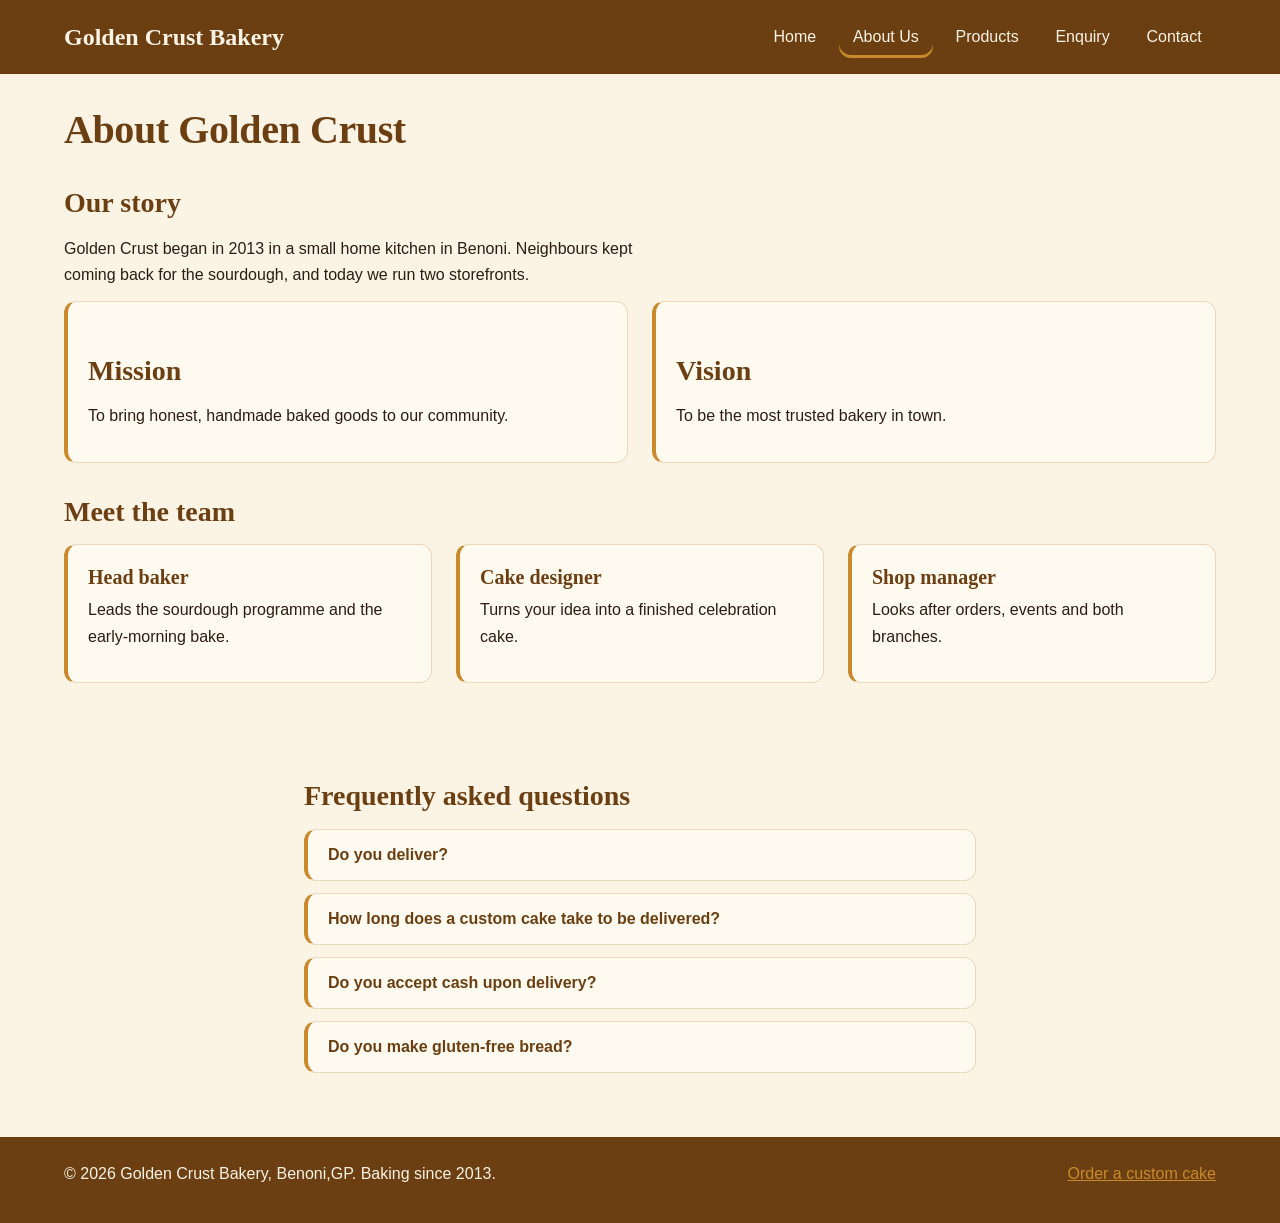
<file: about.html>
<!DOCTYPE html>
<html lang="en">
<head>
<meta charset="UTF-8">
<meta name="viewport" content="width=device-width, initial-scale=1">
<title>Family-owned bakery | Golden Crust Bakery</title>
<meta name="description" content="Golden Crust Bakery in Benoni: handcrafted sourdough, pastries and custom celebration cakes.Order online or visit one of our two branches.">
    <meta name="viewport" content="width=device-width, initial-scale=1">
<meta name="author" content="Sibusiso Khoza">
<link rel="canonical" href="https://YOUR-SITE-ADDRESS/index.html">
<link rel="stylesheet" href="css/styles.css">
</head>
<body>
<header class="site-header">
<a class="brand" href="index.html">Golden Crust Bakery</a>
<nav aria-label="Main"><ul class="nav"><li><a href="index.html">Home</a></li><li><a href="about.html" aria-current="page">About Us</a></li><li><a href="products.html">Products</a></li><li><a href="enquiry.html">Enquiry</a></li><li><a href="contact.html">Contact</a></li></ul></nav>
</header>
<main>
<section class="section reveal">
<h1>About Golden Crust</h1>
<h2>Our story</h2>
<p>Golden Crust began in 2013 in a small home kitchen in Benoni. Neighbours kept coming back for the sourdough, and today we run two storefronts.</p>
<div class="grid two">
<article class="card"><h2>Mission</h2><p>To bring honest, handmade baked goods to our community.</p></article>
<article class="card"><h2>Vision</h2><p>To be the most trusted bakery in town.</p></article>
</div>
<h2>Meet the team</h2>
<div class="grid">
<article class="card"><h3>Head baker</h3><p>Leads the sourdough programme and the early-morning bake.</p></article>
<article class="card"><h3>Cake designer</h3><p>Turns your idea into a finished celebration cake.</p></article>
<article class="card"><h3>Shop manager</h3><p>Looks after orders, events and both branches.</p></article>
</div>
</section>
    
     <section class="section narrow">
    <h2>Frequently asked questions</h2>
        <div class="accordion">
        <button class="accordion-btn" aria-expanded="false">Do you deliver?</button>
            <div class="accordion-panel"><p>Yes We do deliver around the East rand.</p></div>
        </div>
        <div class="accordion">
        <button class="accordion-btn" aria-expanded="false">How long does a custom cake take to be delivered?</button>
            <div class="accordion-panel"><p>It would depend on what flavours and designs to add on the cake a customer desires.</p></div>
        </div>
        <div class="accordion">
        <button class="accordion-btn" aria-expanded="false">Do you accept cash upon delivery?</button>
            <div class="accordion-panel"><p>Yes we do accept cash on delivery.</p></div>
        </div>
        <div class="accordion">
        <button class="accordion-btn" aria-expanded="false">Do you make gluten-free bread?</button>
            <div class="accordion-panel"><p>Yes we do, We value our customer needs more than anything.</p></div>
        </div>
    </section>
</main>
<footer class="site-footer">
<p>&copy; 2026 Golden Crust Bakery, Benoni,GP. Baking since 2013.</p>
<p><a href="enquiry.html">Order a custom cake</a></p>
</footer>
    <script src="js/script.js"></script>
    
   
</body>
    
</html>
</file>
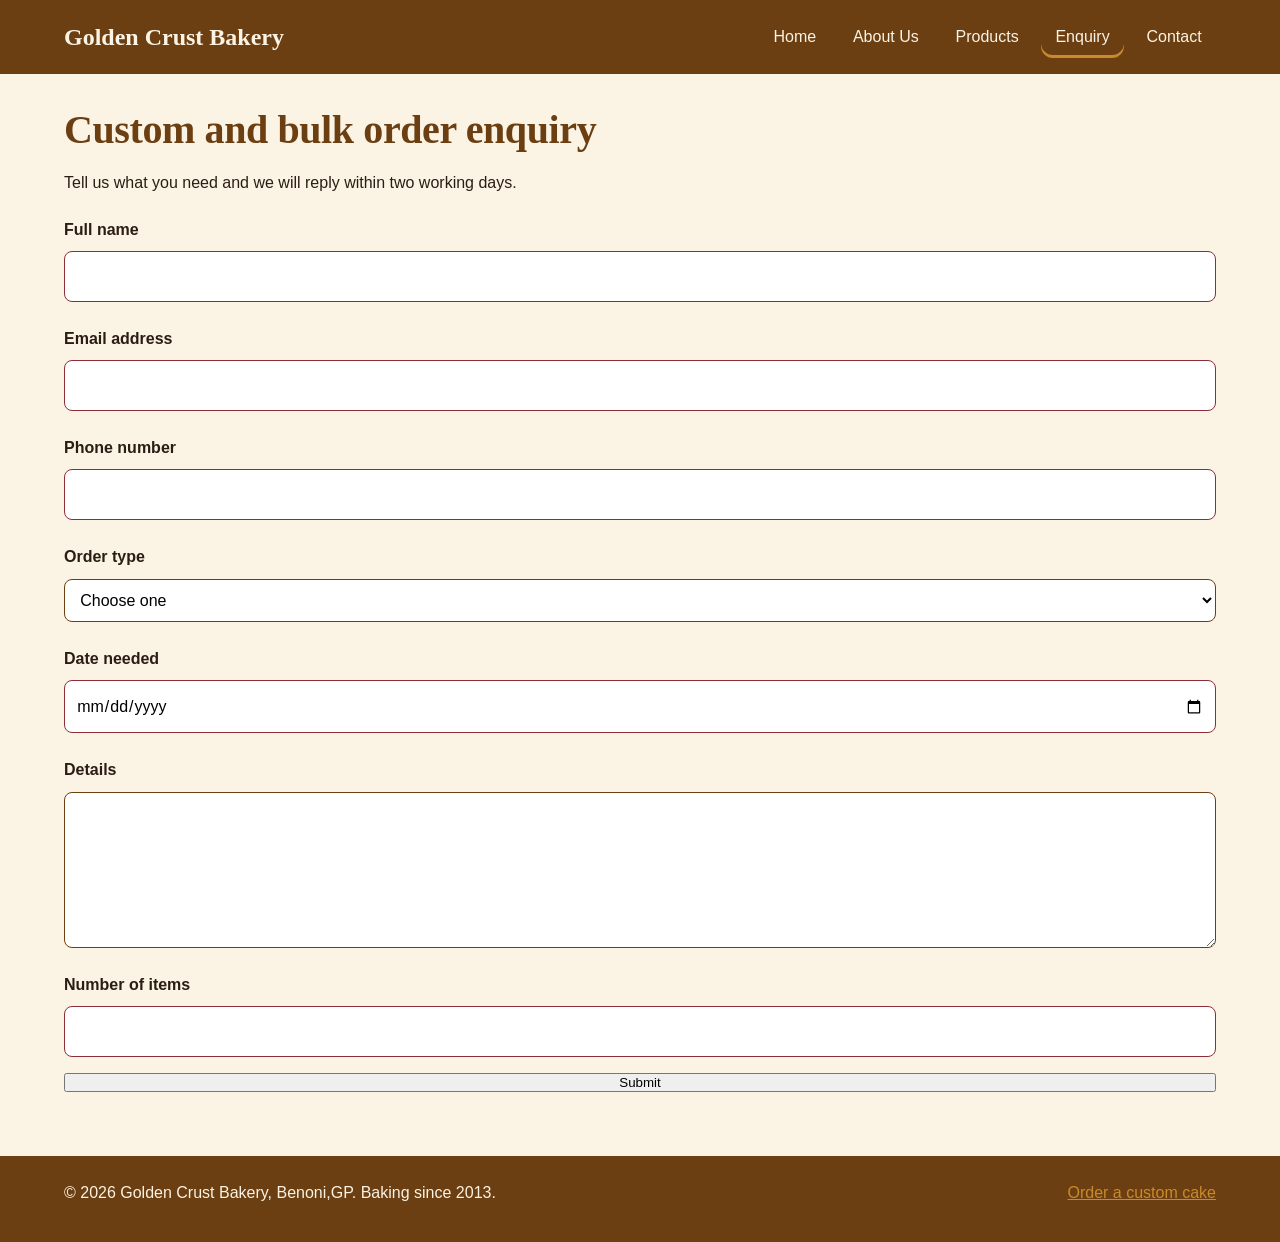
<file: enquiry.html>
<!DOCTYPE html>
<html lang="en">
<head>
<meta charset="UTF-8">
<meta name="viewport" content="width=device-width, initial-scale=1">
<title>order Benoni | Golden Crust Bakery</title>
<meta name="description" content="Golden Crust Bakery in Riverdale: handcrafted sourdough, pastries and custom celebration cakes.Order online or visit one of our two branches."><meta name="viewport" content="width=device-width, initial-scale=1">
<meta name="author" content="Sibusiso Khoza">
<link rel="canonical" href="https://YOUR-SITE-ADDRESS/index.html">
    
<link rel="stylesheet" href="css/styles.css">
</head>
<body>
<header class="site-header">
<a class="brand" href="index.html">Golden Crust Bakery</a>
<nav aria-label="Main"><ul class="nav"><li><a href="index.html">Home</a></li><li><a href="about.html">About Us</a></li><li><a href="products.html">Products</a></li><li><a href="enquiry.html" aria-current="page">Enquiry</a></li><li><a href="contact.html">Contact</a></li></ul></nav>
</header>
<main>
<section class="section reveal">
<h1>Custom and bulk order enquiry</h1>
<p>Tell us what you need and we will reply within two working days.</p>
<form id="enquiry-form" class="form" novalidate>
<label for="name">Full name</label>
<input type="text" id="name" name="name" required>
    <span class="error" id="name-error"></span>
    
<label for="email">Email address</label>
 <input type="email" id="email" name="email" required>
    <span class="error" id="email-error"></span>
    
<label for="phone">Phone number</label>
<input type="tel" id="phone" name="phone" required>
    <span class="error" id="phone-error"></span>
    
<label for="type">Order type</label>
<select id="type" name="type" required><option value="">Choose one</option><option>Custom cake</option><option>Bulk bread order</option><option>Event catering</option></select>
    <span class="error" id="type-error"></span>
    
<label for="date">Date needed</label>
<input id="date" name="date" type="date" required>
    <span class="error" id="date-error"></span>
    
<label for="details">Details</label>
<textarea id="details" name="details" rows="5" required minlength="10"></textarea>
    <span class="error" id="details-error"></span>
    
    <label for="quantity">Number of items</label>
    <input type="number" id="quantity" name="quantity" min="1" required>
    <span class="error" id="quantity-error"></span>
    
<button id="send-btn" type="submit">Submit</button>
</form>
    
    <div id="enquiry-response" aria-live="polite"></div>
</section>
</main>
<footer class="site-footer">
<p>&copy; 2026 Golden Crust Bakery, Benoni,GP. Baking since 2013.</p>
<p><a href="enquiry.html">Order a custom cake</a></p>
</footer>
    <script src="js/script.js"></script>
</body>
</html>
</file>
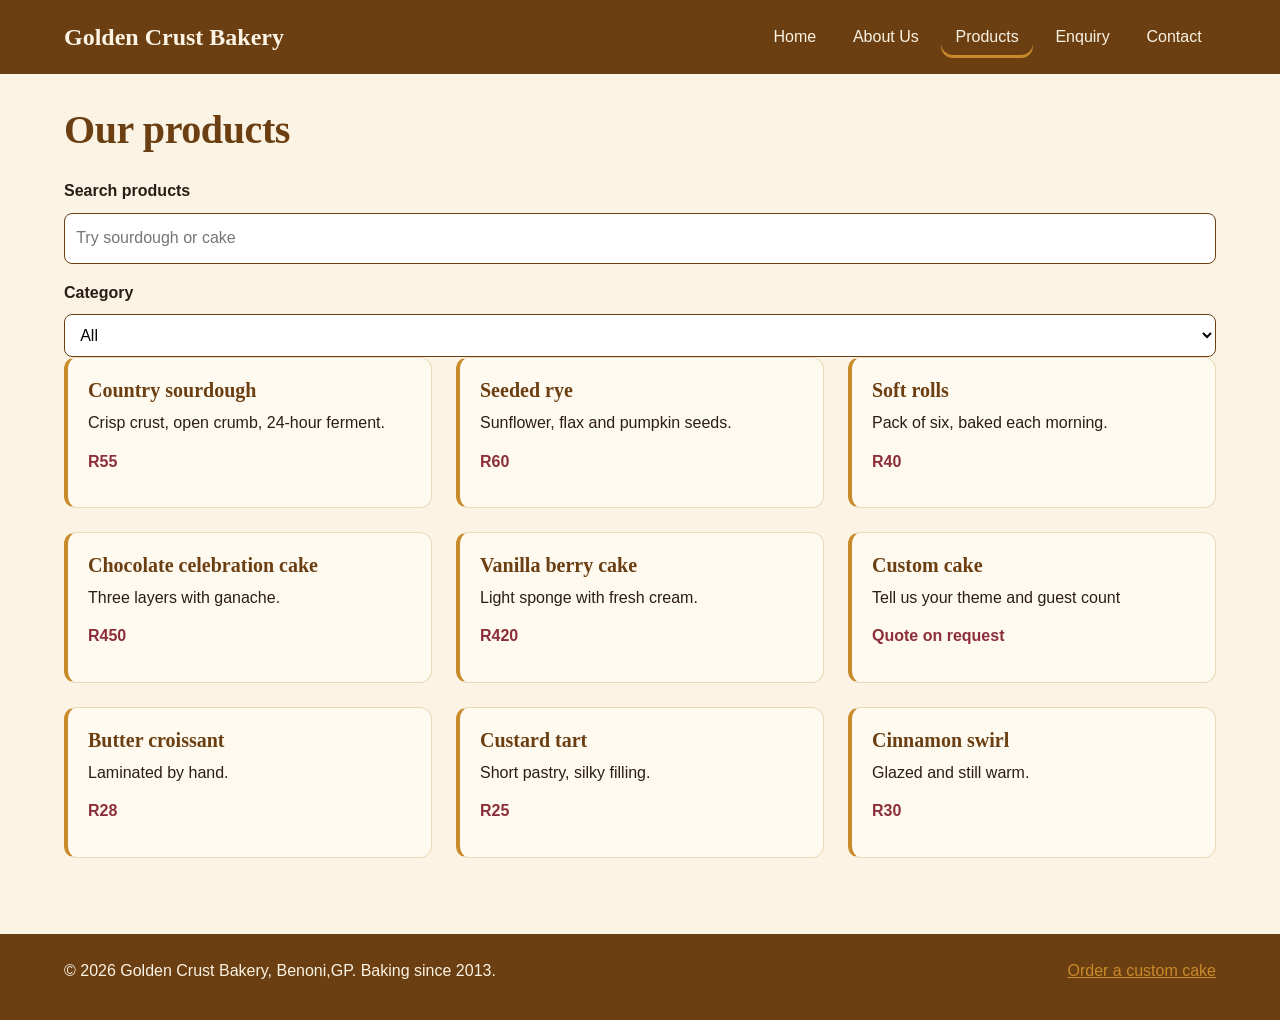
<file: products.html>
<!DOCTYPE html>
<html lang="en">
<head>
<meta charset="UTF-8">
<meta name="viewport" content="width=device-width, initial-scale=1">
<title>Custom cake Benoni | Golden Crust Bakery</title>
<meta name="description" content="Golden Crust Bakery in Riverdale: handcrafted sourdough, pastries and custom celebration cakes.Order online or visit one of our two branches.">
    <meta name="viewport" content="width=device-width, initial-scale=1">
<meta name="author" content="Sibusiso Khoza">
<link rel="canonical" href="https://YOUR-SITE-ADDRESS/index.html">
<link rel="stylesheet" href="css/styles.css">
</head>
<body>
<header class="site-header">
<a class="brand" href="index.html">Golden Crust Bakery</a>
<nav aria-label="Main"><ul class="nav"><li><a href="index.html">Home</a></li><li><a href="about.html">About Us</a></li><li><a href="products.html" aria-current="page">Products</a></li><li><a href="enquiry.html">Enquiry</a></li><li><a href="contact.html">Contact</a></li></ul></nav>
</header>
<main>
    <section class="section reveal">
    <h1>Our products</h1>
        <div class="form">
        <label for="search">Search products</label>
        <input type="search" id="search" placeholder="Try sourdough or cake">
        <label for="category">Category</label>
        <select id="category">
            <option value="All">All</option>
            <option value="Breads">Breads</option>
            <option value="Cakes">Cakes</option>
            <option value="Pastries">Pastries</option>
            </select>
        </div>
        <div class="grid" id="product-list"></div>
        <p id="no-results" class="error"></p>
    </section>

    
</main>
<footer class="site-footer">
<p>&copy; 2026 Golden Crust Bakery, Benoni,GP. Baking since 2013.</p>
<p><a href="enquiry.html">Order a custom cake</a></p>
</footer>
    <script src="js/script.js"></script>
</body>
</html>
</file>
<file: css/styles.css>
*,*::before,*::after{box-sizing:border-box;margin:0;padding:0}
img{max-width:100%;height:auto;display:block}
ul{list-style:none}

:root{--cream:#fbf3e4;--gold:#c98a2b;--brown:#6b3f12;--burgundy:#8c2f39;--ink:#2b1d14;--card:#fffaf0;--radius:.75rem}
html{font-size:100%;scroll-behavior:smooth}
body{font-family:"Work Sans",Arial,sans-serif;font-size:1rem;line-height:1.65;color:var(--ink);background:var(--cream)}

h1,h2,h3,.brand{font-family:"Fraunces",Georgia,serif;line-height:1.2;color:var(--brown)}
h1{font-size:2.5rem;letter-spacing:-.01em;margin-bottom:1rem}
h2{font-size:1.75rem;margin:2rem 0 1rem}
h3{font-size:1.25rem;margin-bottom:.5rem}
p{margin-bottom:.75rem;max-width:65ch}
a{color:var(--burgundy)}
.price{font-weight:600;color:var(--burgundy)}

.site-header{display:flex;justify-content:space-between;align-items:center;gap:1rem;padding:1rem 5%;background:var(--brown)}
.brand{font-size:1.5rem;font-weight:700;color:var(--cream);text-decoration:none}
.nav{display:flex;gap:.5rem}
.nav a{display:block;padding:.5rem .9rem;color:var(--cream);text-decoration:none;border-radius:var(--radius);font-weight:500}
.nav a:hover{background:var(--gold);color:var(--ink)}
.nav a:active{background:var(--burgundy);color:var(--cream)}
.nav a[aria-current="page"]{box-shadow:inset 0 -3px 0 var(--gold)}
.hero{display:flex;align-items:center;gap:3rem;padding:3rem 5%}
.hero-text{flex:1}
.hero picture{flex:1}
.hero img{border-radius:var(--radius);box-shadow:0 .5rem 1.5rem rgba(107,63,18,.25)}
.section{padding:2rem 5%}
.narrow{max-width:50rem;margin:0 auto}
.page-title{padding:2rem 5% 0}
.grid{display:grid;grid-template-columns:repeat(3,1fr);gap:1.5rem}
.grid.two{grid-template-columns:repeat(2,1fr)}
.site-footer{display:flex;justify-content:space-between;flex-wrap:wrap;gap:.5rem;padding:1.5rem 5%;margin-top:2rem;background:var(--brown);color:var(--cream)}
.site-footer a{color:var(--gold)}

.card{background:var(--card);border:1px solid #ead9b8;border-left:.3rem solid var(--gold);border-radius:var(--radius);padding:1.25rem;transition:transform .2s,box-shadow .2s}
.card:hover{transform:translateY(-.25rem);box-shadow:0 .5rem 1rem rgba(107,63,18,.2)}
.btn{display:inline-block;padding:.75rem 1.5rem;margin:.5rem .5rem .5rem 0;border:2px solid var(--burgundy);border-radius:var(--radius);background:var(--burgundy);color:#fff;font:600 1rem "Work Sans",Arial,sans-serif;text-decoration:none;cursor:pointer}
.btn:hover{background:var(--brown);border-color:var(--brown)}
.btn:active{transform:scale(.97)}
.btn-alt{background:transparent;color:var(--burgundy)}
.btn-alt:hover{color:#fff}
a:focus-visible,.btn:focus-visible,input:focus,select:focus,textarea:focus{outline:3px solid var(--gold);outline-offset:2px}
.form{display:grid;gap:.5rem}
.form label{font-weight:600;margin-top:.5rem}
.form input,.form select,.form textarea{width:100%;padding:.7rem;font:inherit;border:1px solid var(--brown);border-radius:.5rem;background:#fff}
.form input:invalid:not(:placeholder-shown){border-color:var(--burgundy)}
.map{display:grid;place-items:center;min-height:15rem;margin-top:2rem;border:2px dashed var(--gold);border-radius:var(--radius);background:var(--card);color:var(--brown)}
.error{color:var(--burgundy);font-size:small; display: block; }
#enquiry-response{margin-top:1.5rem;padding:1rem 1.25rem;border-left:.3rem solid var(--gold);border-radius:var(--radius);background:var(--card)}
#enquiry-response:empty{display: none;}
@media (max-width:64em){
 h1{font-size:2.1rem}
 .hero{flex-direction:column;gap:1.5rem}
 .grid{grid-template-columns:repeat(2,1fr)}
}
.map iframe {
  width: 100%;
  height: 450px;
  border: 0;
  display: block;
}

@media (max-width:40em){
 h1{font-size:1.75rem}
 h2{font-size:1.4rem}
 .site-header{flex-direction:column;align-items:flex-start}
 .nav{flex-wrap:wrap}
 .grid,.grid.two{grid-template-columns:1fr}
 .btn{display:block;text-align:center;margin-right:0}
 .site-footer{flex-direction:column}
}
@media (prefers-reduced-motion:reduce){*{transition:none!important;scroll-behavior:auto!important}}
.accordion-btn{display:block;width:100%;margin-top:.75rem;padding:1rem 1.25rem;text-align:left;font:600 1rem "Work Sans",Arial,sans-serif;color:var(--brown);background:var(--card);border:1px solid #ead9b8;border-left:.3rem solid var(--gold);border-radius:var(--radius);cursor:pointer}
.accordion-btn:hover{background:#fff3da}
.accordion-btn:focus-visible{outline:3px solid var(--gold);outline-offset:2px}
.accordion-btn[aria-expanded="true"]{border-left-color:var(--burgundy)}
.accordion-panel{display:none;padding:1rem 1.25rem;background:#fff;border:1px solid #ead9b8;border-top:0;border-radius:0 0 var(--radius) var(--radius)}
.accordion-panel.open{display:block}

.gallery{display:grid;grid-template-columns:repeat(4,1fr);gap:1rem}
.gallery img{width:100%;aspect-ratio:1/1;object-fit:cover;border-radius:var(--radius);cursor:pointer;transition:transform .2s}
.gallery img:hover{transform:scale(1.03)}
.lightbox{display:none;position:fixed;inset:0;z-index:100;align-items:center;justify-content:center;padding:1rem;background:rgba(43,29,20,.9)}
.lightbox.open{display:flex}
.lightbox img{max-width:100%;max-height:90vh;border-radius:var(--radius)}
.lightbox-close{position:absolute;top:1rem;right:1.25rem;font-size:2.5rem;line-height:1;color:#fff;background:none;border:0;cursor:pointer}
.lightbox-close:focus-visible{outline:3px solid var(--gold)}

#map{height: 450px;margin-top: 2rem;border-radius: var(--radius);border: 2px solid var(--gold)}

.reveal{opacity: 0;transform: translate(1.5rem);transition: opacity.6s ease,transfrom .6s ease}
.reveal.visible{opacity: 1;transform: none}
@media (prefers-reduced-motion:reduce){.reveal{opacity: 1;transform: none;transition: none}}
</file>
